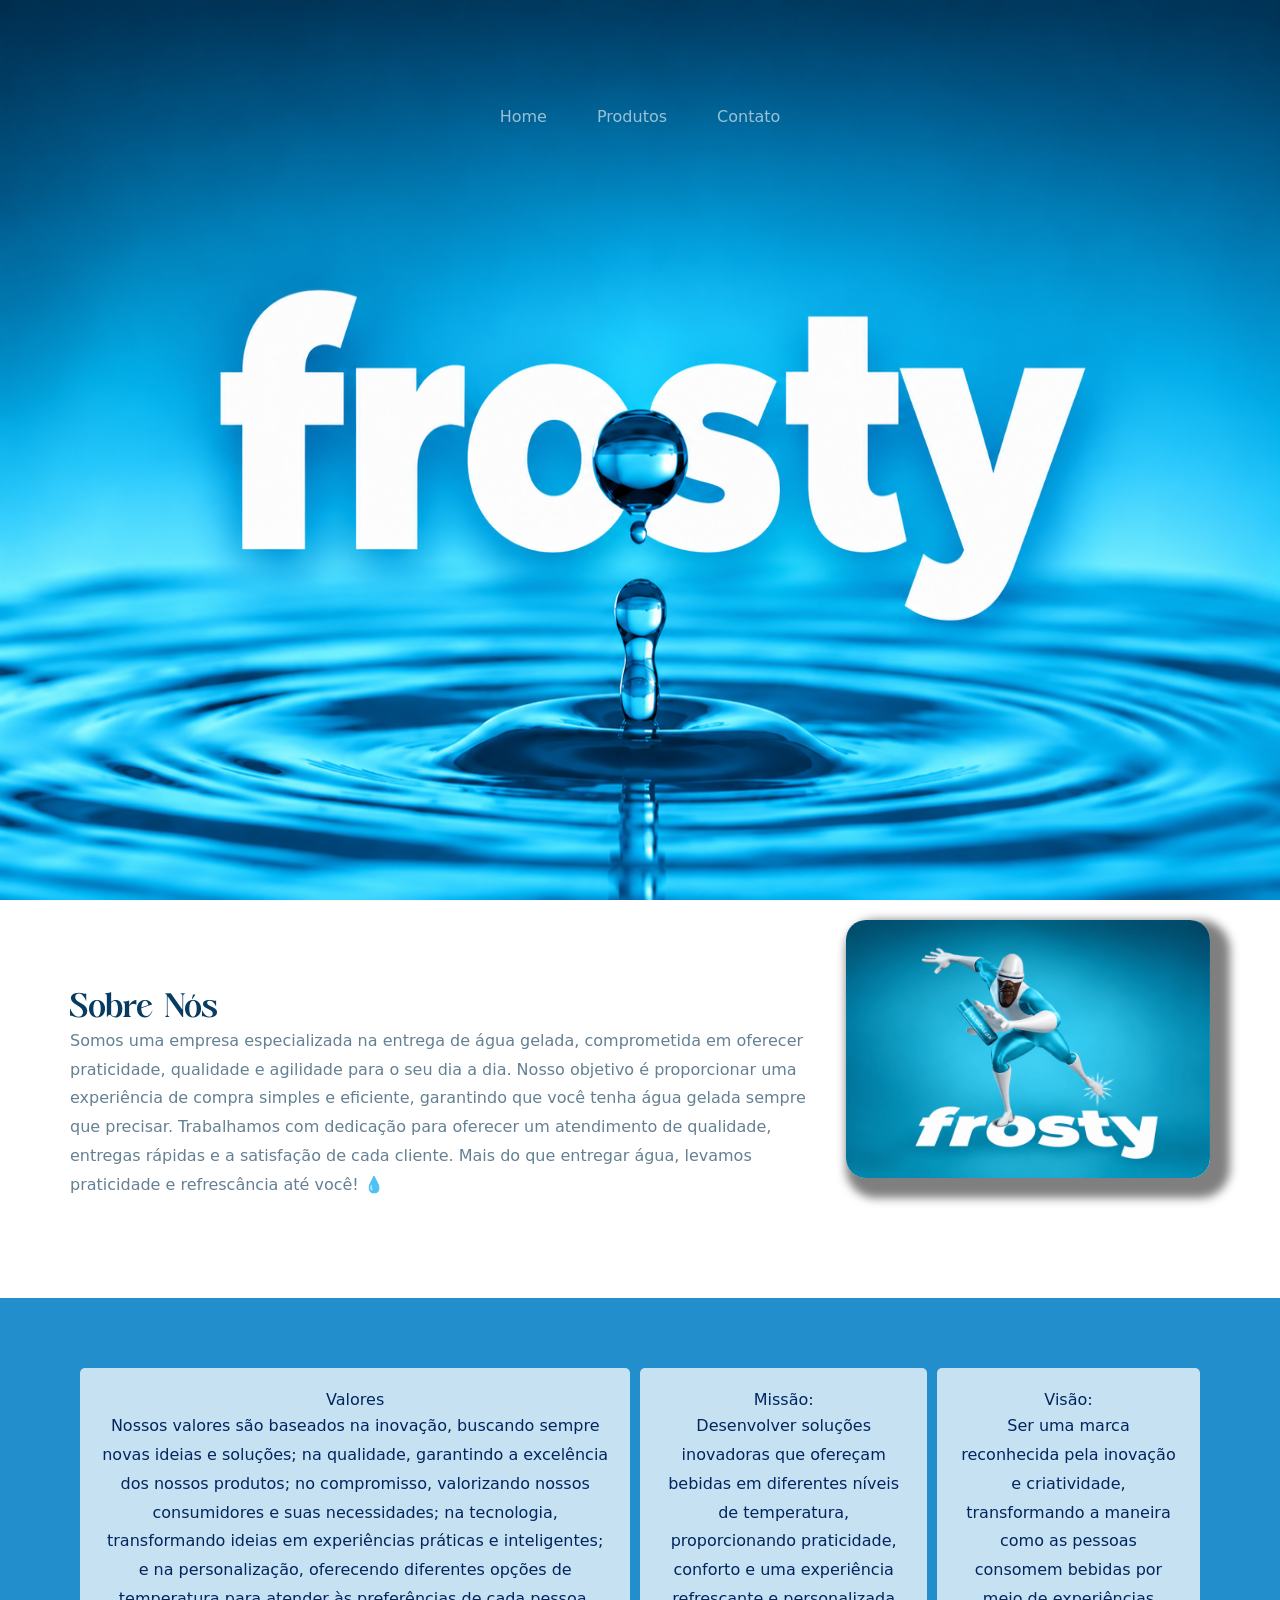
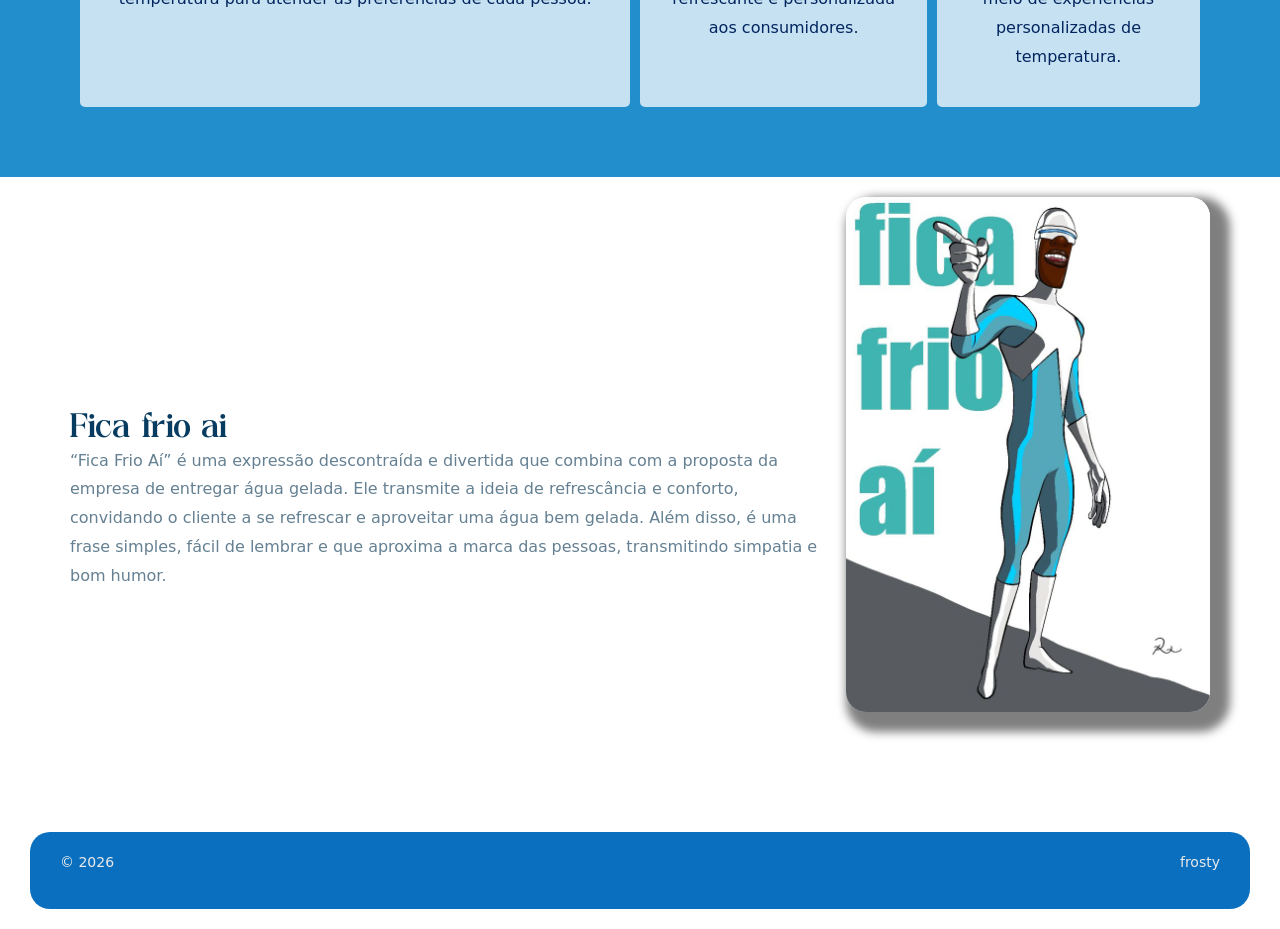
<file: index.html>
<!DOCTYPE html>
<html lang="pt-br">

<head>
    <meta charset="UTF-8">
    <meta name="viewport" content="width=device-width, initial-scale=1.0">
    
    <link href="https://cdn.jsdelivr.net/npm/bootstrap@5.3.8/dist/css/bootstrap.min.css" rel="stylesheet">
    <title>Frosty</title>
    <link rel="stylesheet" href="./style/style.css">
</head>

<body>
    <header>
        <div class="banner">
            <img id="principal" src="./img/fotoprincipal.png" alt="Frosty">
            <div class="texto">
                <nav>
                    <a class="caixa-menu" href="index.html">Home</a>
                    <a class="caixa-menu" href="./pages/prodcs.html">Produtos</a>
                    <a class="caixa-menu" href="./pages/contato.html">Contato</a>
                </nav>
            </div>
        </div>

    </header>

    <main>
        <section class="sobre container">

            <div class="row align-items-center">
                <div class="col-md-8">
                    <h2 class="transi">Sobre Nós</h2>
                    <p class="transi">
                        Somos uma empresa especializada na entrega de água gelada,
                        comprometida em oferecer praticidade, qualidade e agilidade
                        para o seu dia a dia.

                        Nosso objetivo é proporcionar uma experiência de compra
                        simples e eficiente, garantindo que você tenha água gelada
                        sempre que precisar.

                        Trabalhamos com dedicação para oferecer um atendimento
                        de qualidade, entregas rápidas e a satisfação de cada cliente.

                        Mais do que entregar água, levamos praticidade e
                        refrescância até você! 💧
                    </p>
                </div>

                <div class="col-md-4">
                    <img id="gelado" class="transi img-fluid" src="./img/icefrioai.png" alt="Mascote Frosty">
                </div>
            </div>
        </section>

        <section class="institucional">

            <div class="container">
                <div class="item transi">Valores
                    <p id="para">
                        Nossos valores são baseados na inovação, buscando sempre novas ideias e soluções; na qualidade,
                        garantindo a
                        excelência dos nossos produtos; no compromisso, valorizando nossos consumidores e suas
                        necessidades; na
                        tecnologia, transformando ideias em experiências práticas e inteligentes; e na personalização,
                        oferecendo
                        diferentes opções de temperatura para atender às preferências de cada pessoa.
                    </p>
                </div>

                <div class="item transi">Missão:
                    <p id="para">
                        Desenvolver soluções inovadoras que ofereçam bebidas em diferentes níveis de temperatura,
                        proporcionando
                        praticidade, conforto e uma experiência refrescante e personalizada aos consumidores.
                    </p>
                </div>

                <div class="item transi">Visão:
                    <p id="para">
                        Ser uma marca reconhecida pela inovação e criatividade, transformando a maneira como as pessoas
                        consomem bebidas
                        por meio de experiências personalizadas de temperatura.
                    </p>
                </div>
            </div>
        </section>

        <section class="sobre container">
            <div class="row align-items-center">
                <div class="col-md-8">
                    <div id="text">
                        <h2 class="transi">Fica frio ai</h2>
                        <p class="transi">
                            “Fica Frio Aí” é uma expressão descontraída e divertida que combina com a proposta da
                            empresa de entregar água gelada. Ele transmite a ideia de refrescância e conforto,
                            convidando o
                            cliente a se refrescar e aproveitar uma água bem gelada. Além disso, é uma frase simples,
                            fácil
                            de lembrar e que aproxima a marca das pessoas, transmitindo simpatia e bom humor.
                        </p>
                    </div>
                </div>
                <div class="col-md-4">
                    <img id="gelado" class="transi img-fluid" src="./img/gela.jpg" alt="Mascote Frosty">
                </div>
            </div>
        </section>
    </main>

    <footer class="footer">
        <p>&copy; 2026</p>
        <p>frosty</p>
    </footer>

</body>
</html>
</file>
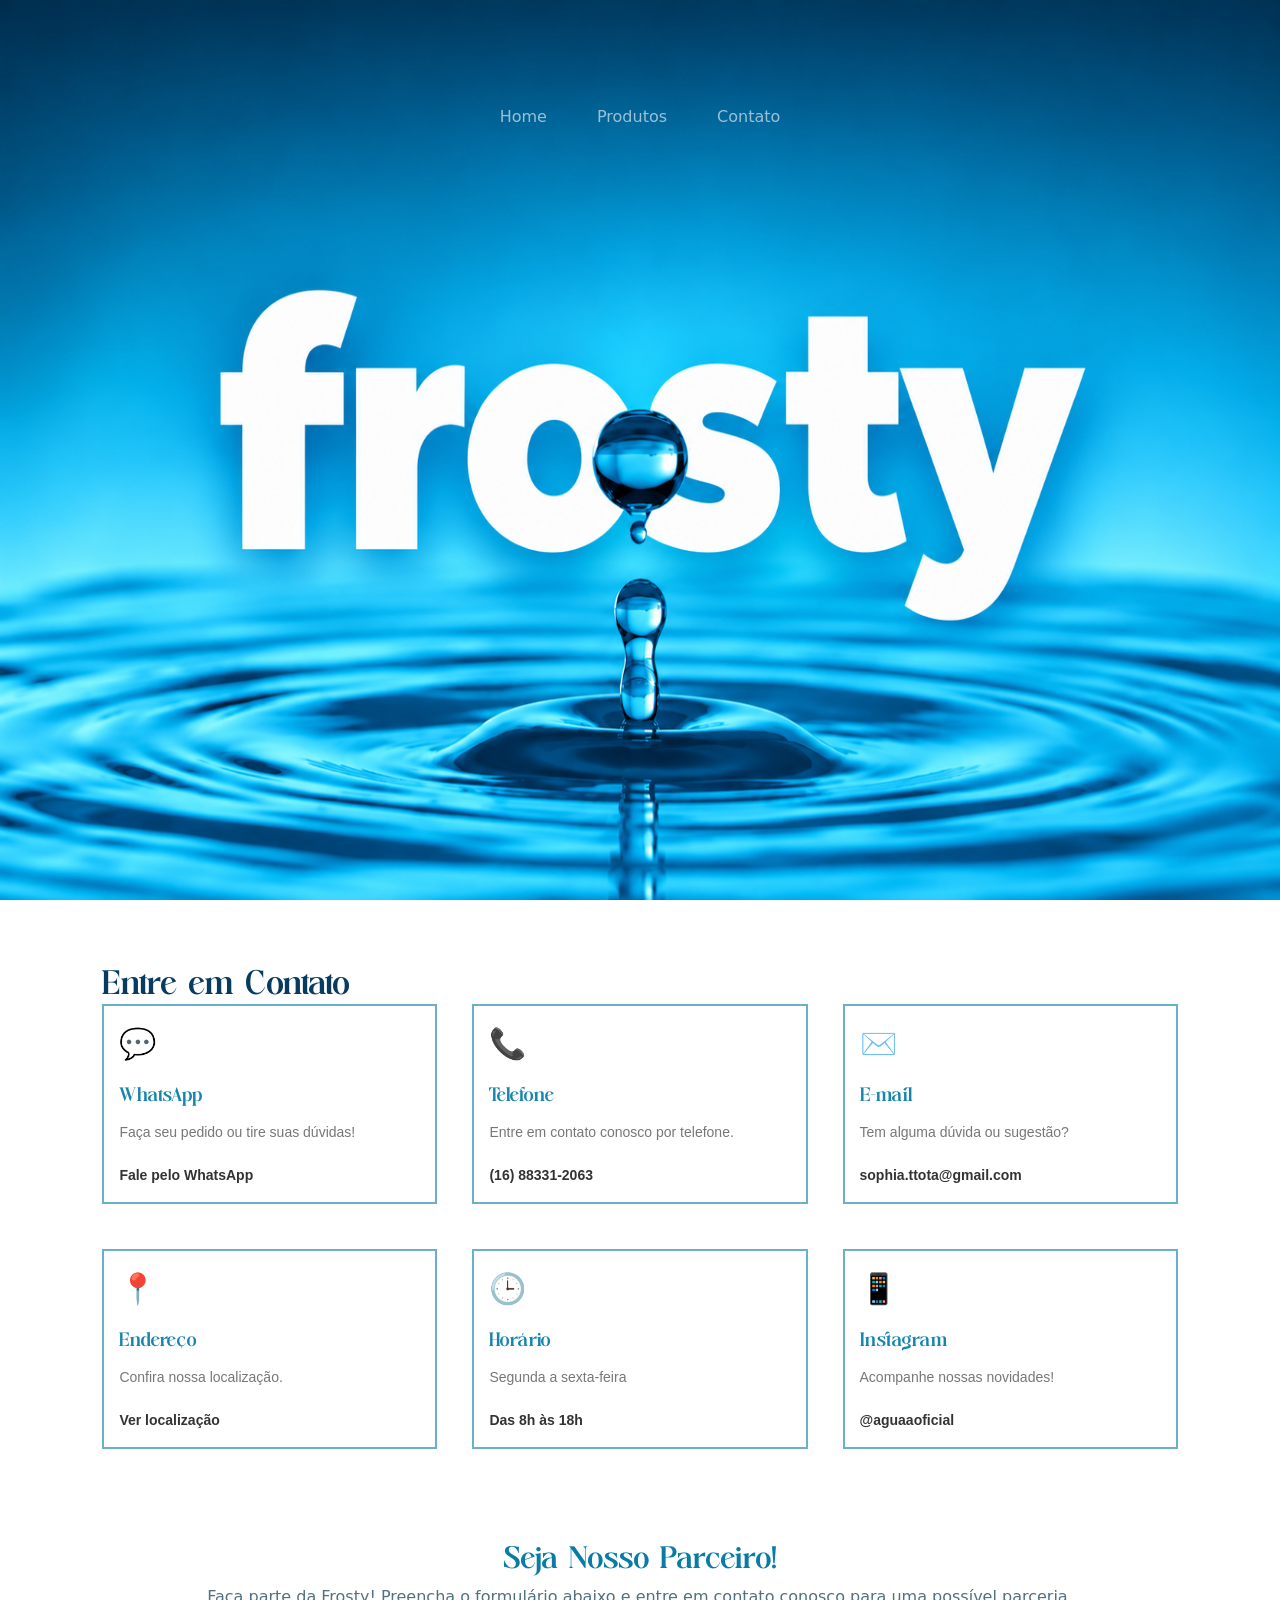
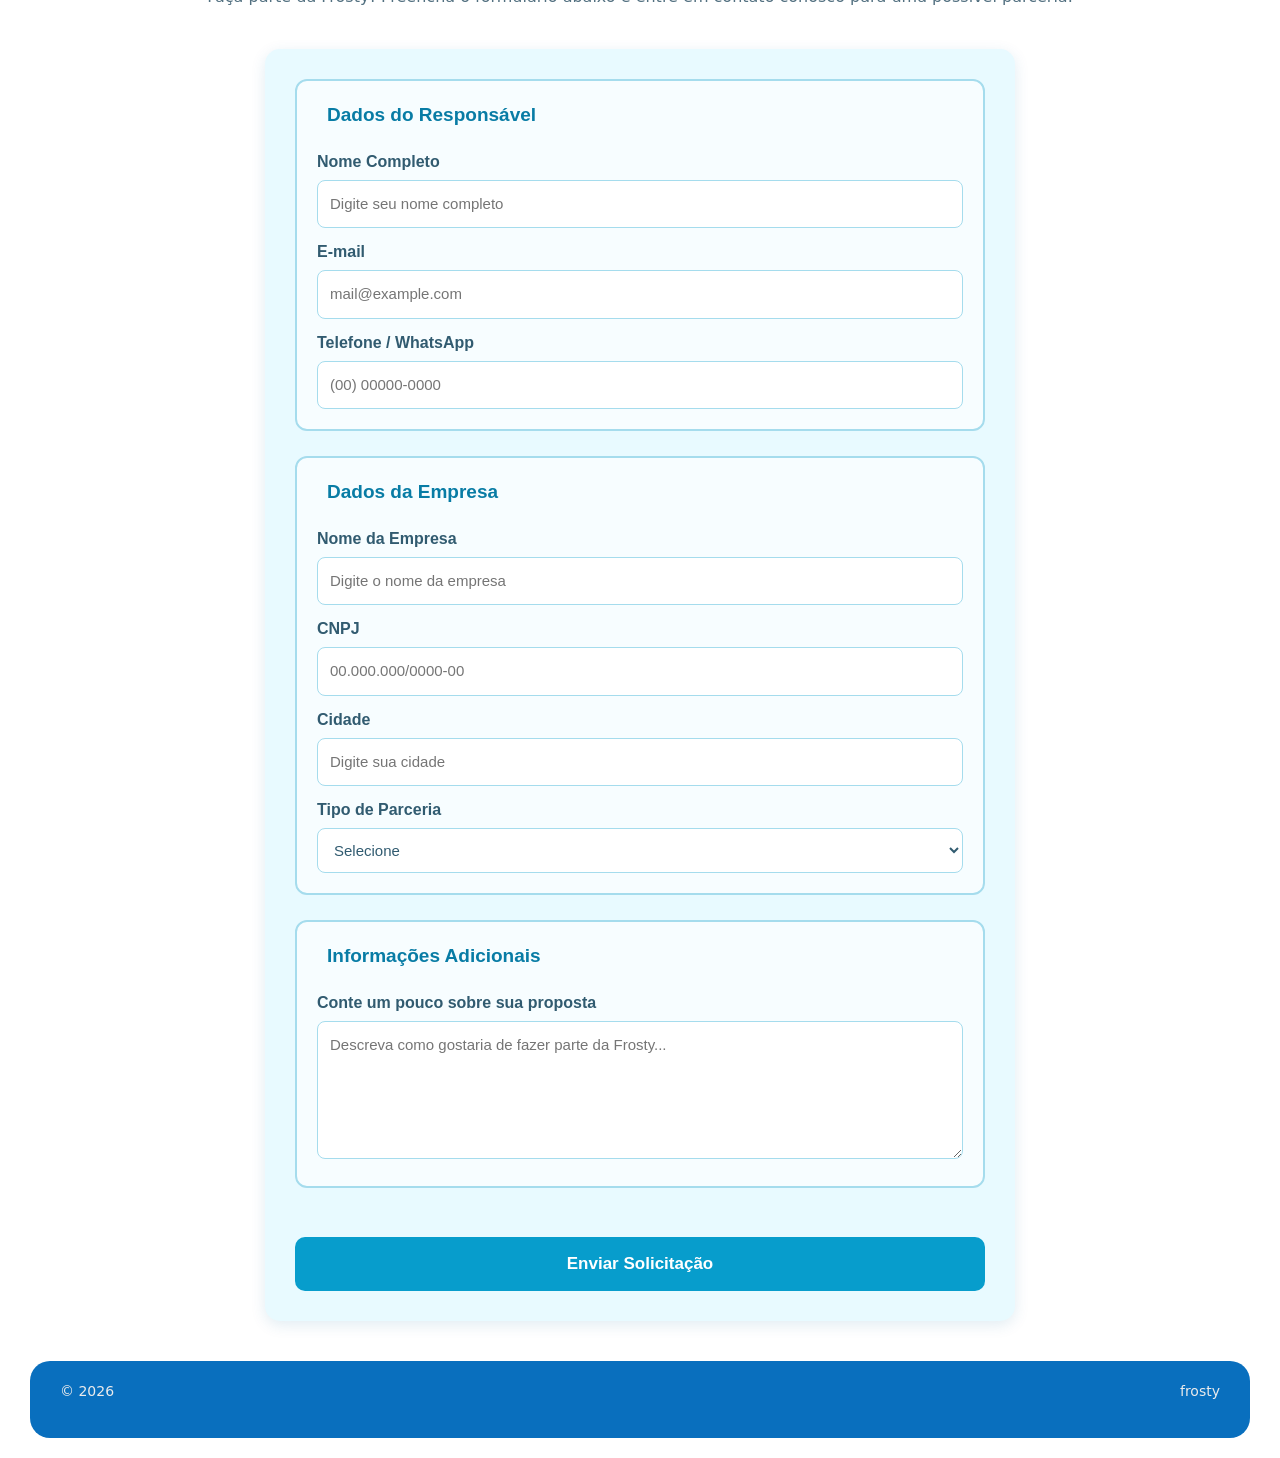
<file: pages/contato.html>
<!DOCTYPE html>
<html lang="pt-br">

<head>
    <meta charset="UTF-8">
    <meta name="viewport" content="width=device-width, initial-scale=1.0">

    <link href="https://cdn.jsdelivr.net/npm/bootstrap@5.3.8/dist/css/bootstrap.min.css" rel="stylesheet">
    <title>Frosty</title>

    <link rel="stylesheet" href="../style/style.css">
    <link rel="stylesheet" href="../style/style-cont.css">
</head>

<body>

    <header>

        <div class="banner">

            <img id="principal" src="../img/fotoprincipal.png" alt="Frosty">

            <div class="texto">

                <nav>
                    <a class="caixa-menu" href="../index.html">Home</a>
                    <a class="caixa-menu" href="../pages/prodcs.html">Produtos</a>
                    <a class="caixa-menu" href="../pages/contato.html">Contato</a>
                </nav>
            </div>
        </div>
    </header>
    <main>



        <section class="contato">
            <h2>Entre em Contato</h2>

            <div class="contato-container">

                <div class="contato-item">
                    <span class="icone">💬</span>
                    <h2>WhatsApp</h2>
                    <p>Faça seu pedido ou tire suas dúvidas!</p>
                    <a href="https://wa.me/5516883312063" target="_blank">
                        Fale pelo WhatsApp
                    </a>
                </div>

                <div class="contato-item">
                    <span class="icone">📞</span>
                    <h2>Telefone</h2>
                    <p>Entre em contato conosco por telefone.</p>
                    <a href="tel:16883312063">
                        (16) 88331-2063
                    </a>
                </div>

                <div class="contato-item">
                    <span class="icone">✉️</span>
                    <h2>E-mail</h2>
                    <p>Tem alguma dúvida ou sugestão?</p>
                    <a href="mailto:sophia.ttota@gmail.com">
                        sophia.ttota@gmail.com
                    </a>
                </div>

                <div class="contato-item">
                    <span class="icone">📍</span>
                    <h2>Endereço</h2>
                    <p>Confira nossa localização.</p>
                    <a href="https://share.google/FeoEKi3tusn4iR74w" target="_blank">
                        Ver localização
                    </a>
                </div>

                <div class="contato-item">
                    <span class="icone">🕒</span>
                    <h2>Horário</h2>
                    <p>Segunda a sexta-feira</p>
                    <strong>Das 8h às 18h</strong>
                </div>

                <div class="contato-item">
                    <span class="icone">📱</span>
                    <h2>Instagram</h2>
                    <p>Acompanhe nossas novidades!</p>
                    <a href="https://www.instagram.com/aguaaoficial/" target="_blank">
                        @aguaaoficial
                    </a>
                </div>

            </div>
        </section>

        <h2>Seja Nosso Parceiro!</h2>
        <p>Faça parte da Frosty! Preencha o formulário abaixo e entre em contato conosco para uma possível parceria.</p>

        <form>
            <fieldset>
                <legend>Dados do Responsável</legend>

                <label for="nome">Nome Completo</label>
                <input type="text" id="nome" placeholder="Digite seu nome completo" required>
                <br>

                <label for="email">E-mail</label>
                <input type="email" id="email" placeholder="mail@example.com" required>
                <br>

                <label for="telefone">Telefone / WhatsApp</label>
                <input type="tel" id="telefone" placeholder="(00) 00000-0000" required>
                <br>
            </fieldset>

            <fieldset>
                <legend>Dados da Empresa</legend>

                <label for="empresa">Nome da Empresa</label>
                <input type="text" id="empresa" placeholder="Digite o nome da empresa" required>
                <br>

                <label for="cnpj">CNPJ</label>
                <input type="text" id="cnpj" placeholder="00.000.000/0000-00">
                <br>


                <label for="cidade">Cidade</label>
                <input type="text" id="cidade" placeholder="Digite sua cidade" required>
                <br>

                <label for="interesse">Tipo de Parceria</label>
                <select id="interesse" name="interesse" required>
                    <option value="">Selecione</option>
                    <option value="revenda">Revenda de produtos</option>
                    <option value="fornecimento">Fornecimento de água</option>
                    <option value="distribuicao">Distribuição</option>
                    <option value="outro">Outros</option>
                </select>
                <br>
            </fieldset>

            <fieldset>
                <legend>Informações Adicionais</legend>

                <label for="mensagem">Conte um pouco sobre sua proposta</label>
                <br>
                <textarea id="mensagem" rows="5" cols="40"
                    placeholder="Descreva como gostaria de fazer parte da Frosty..."></textarea>
                <br>
            </fieldset>

            <br>
            <button type="submit">Enviar Solicitação</button>
        </form>


    </main>
    <footer class="footer">
        <p>&copy; 2026</p>
        <p>frosty</p>
    </footer>
</body>

</html>
</file>
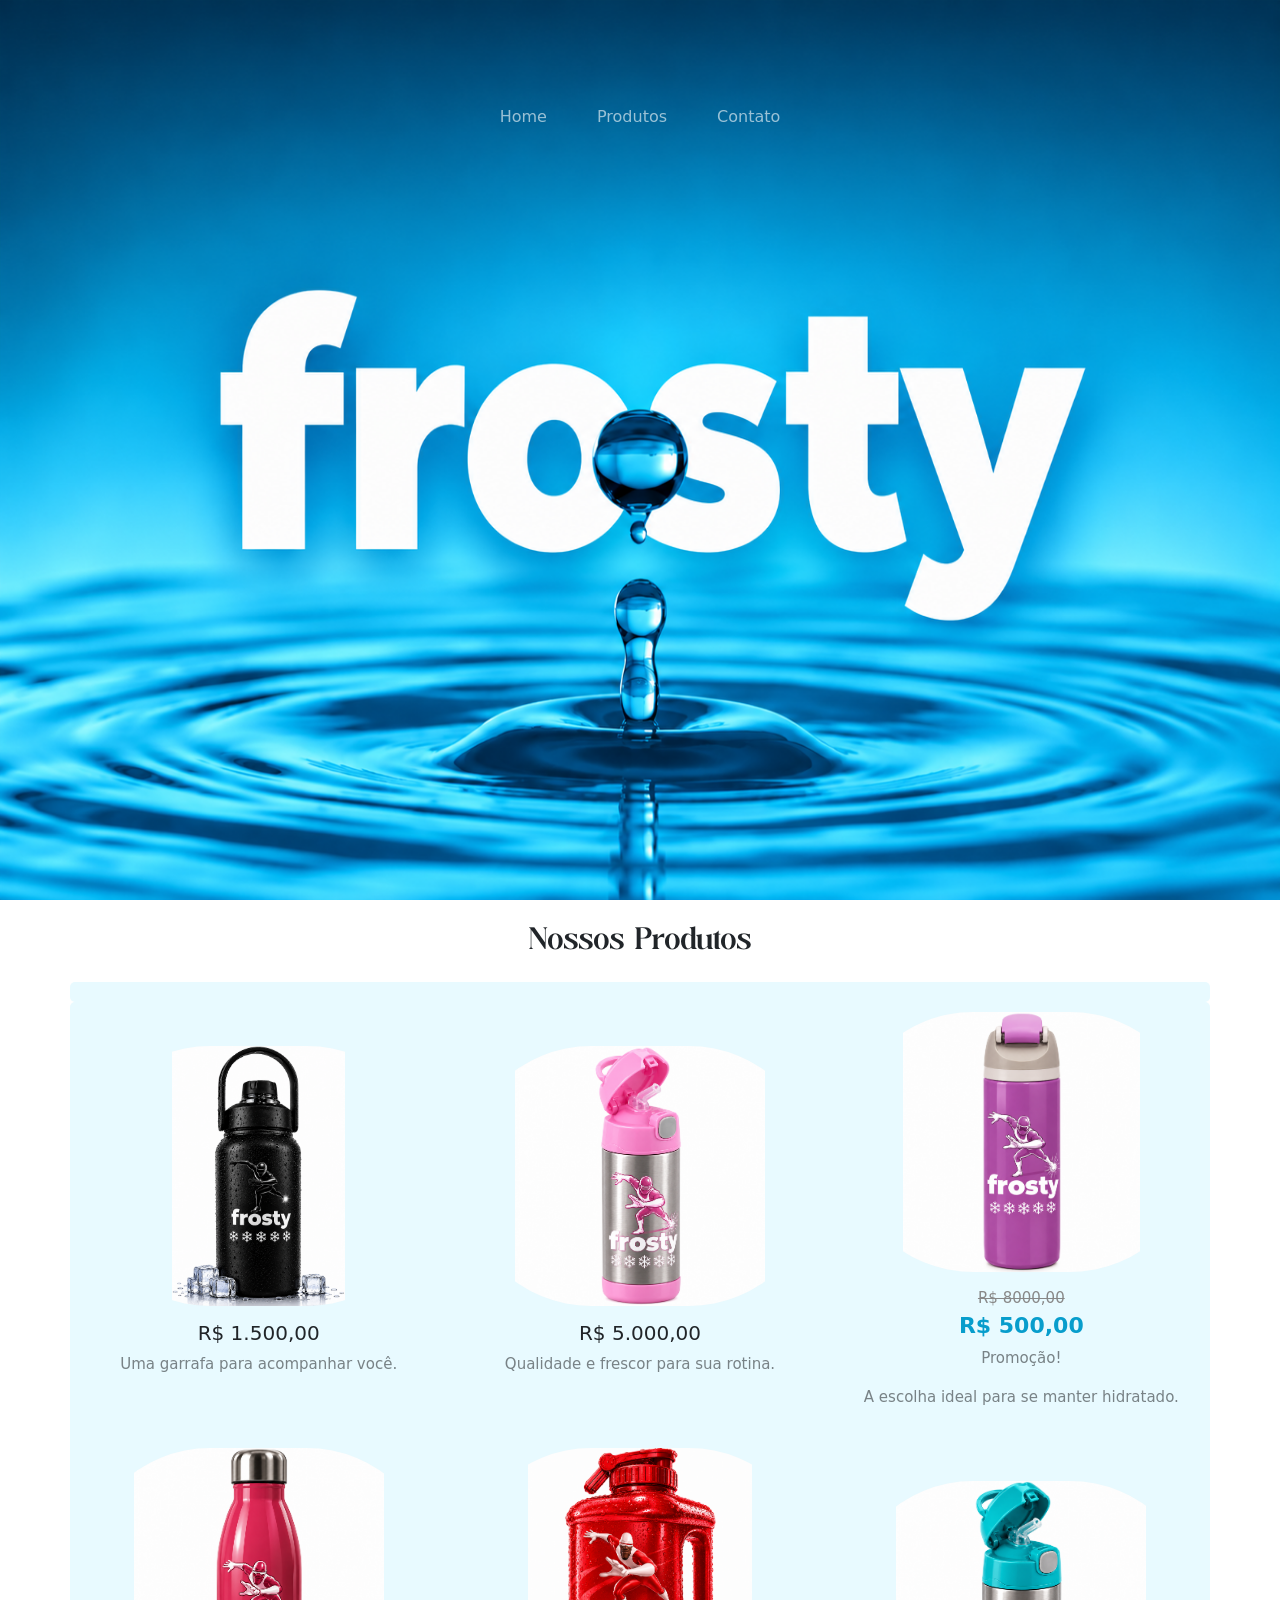
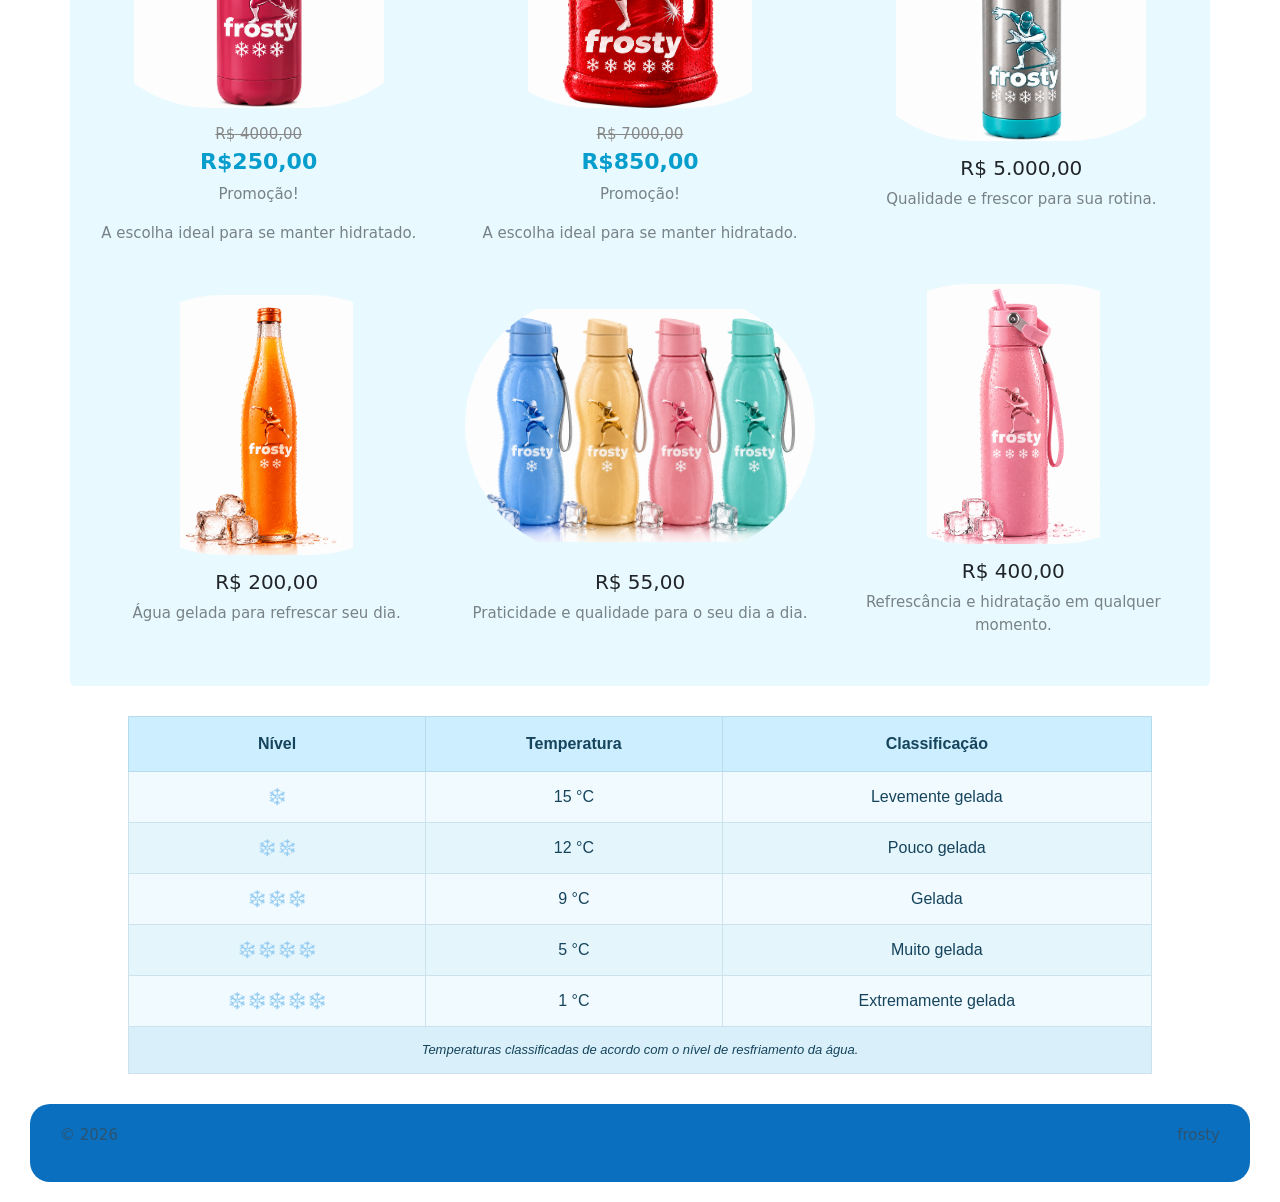
<file: pages/prodcs.html>
<!DOCTYPE html>
<html lang="pt-br">

<head>
    <meta charset="UTF-8">
    <meta name="viewport" content="width=device-width, initial-scale=1.0">

    <link href="https://cdn.jsdelivr.net/npm/bootstrap@5.3.8/dist/css/bootstrap.min.css" rel="stylesheet">

    <title>Frosty</title>

    <link rel="stylesheet" href="../style/style.css">
    <link rel="stylesheet" href="../style/style-prod.css">

</head>

<body>
    <header>
        <div class="banner">
            <img id="principal" src="../img/fotoprincipal.png" alt="Frosty">

            <div class="texto">
                <nav>
                    <a class="caixa-menu" href="../index.html">Home</a>
                    <a class="caixa-menu" href="../pages/prodcs.html">Produtos</a>
                    <a class="caixa-menu" href="../pages/contato.html">Contato</a>
                </nav>
            </div>
        </div>
    </header>

    <main>
        <h2 class="text-center mb-4">Nossos Produtos</h2>
        <div class="container">
        </div>
        <div class="container">
            <div class="row justify-content-center align-items-center">
                <div class="col-12 col-md-4 text-center mb-4">

                    <div class="produto-imagem">
                        <img src="../img/Garrafa Frosty com Mascote Corredor.png" alt="Garrafa Frosty">
                    </div>
                    <h5>R$ 1.500,00</h5>
                    <p>Uma garrafa para acompanhar você.</p>
                </div>

                <div class="col-12 col-md-4 text-center mb-4">

                    <div class="produto-imagem">
                        <img src="../img/infal.png" alt="Produto 5">
                    </div>
                    <h5>R$ 5.000,00</h5>
                    <p>Qualidade e frescor para sua rotina.</p>
                </div>

                <div class="col-12 col-md-4 text-center mb-4">
                    <div class="produto-imagem">
                        <img src="../img/kkii.png" alt="Produto 6">
                    </div>
                    <p class="preco-antigo">R$ 8000,00</p>
                    <h5 class="preco-promocional">R$ 500,00</h5>
                    <p>Promoção!</p>
                    <p>A escolha ideal para se manter hidratado.</p>

                </div>

                <div class="col-12 col-md-4 text-center mb-4">
                    <div class="produto-imagem">
                        <img src="../img/FIL.png" alt="Produto 6">
                    </div>
                    <p class="preco-antigo">R$ 4000,00</p>
                    <h5 class="preco-promocional">R$250,00</h5>
                    <p>Promoção!</p>
                    <p>A escolha ideal para se manter hidratado.</p>
                </div>

                <div class="col-12 col-md-4 text-center mb-4">
                    <div class="produto-imagem">
                        <img src="../img/del.png" alt="Produto 6">
                    </div>
                    <p class="preco-antigo">R$ 7000,00</p>
                    <h5 class="preco-promocional">R$850,00</h5>
                    <p>Promoção!</p>
                    <p>A escolha ideal para se manter hidratado.</p>

                </div>
                <div class="col-12 col-md-4 text-center mb-4">
                    <div class="produto-imagem">
                        <img src="../img/GELO.png " alt="Produto 5">
                    </div>
                    <h5>R$ 5.000,00</h5>
                    <p>Qualidade e frescor para sua rotina.</p>

                </div>
                 <div class="row justify-content-center align-items-center">
                <div class="col-12 col-md-4 text-center mb-4">
                    <div class="produto-imagem">
                        <img src="../img/ga.png" alt="Produto 1">
                    </div>
                    <h5>R$ 200,00</h5>
                    <p>Água gelada para refrescar seu dia.</p>
                </div>


                <div class="col-12 col-md-4 text-center mb-4">

                    <div class="produto-imagem">
                        <img src="../img/ra.png" alt="Produto 2">
                    </div>
                    <h5>R$ 55,00</h5>
                    <p>Praticidade e qualidade para o seu dia a dia.</p>
                </div>


                <div class="col-12 col-md-4 text-center mb-4">
                    <div class="produto-imagem">
                        <img src="../img/fa.png" alt="Produto 3">
                    </div>
                    <h5>R$ 400,00</h5>
                    <p>Refrescância e hidratação em qualquer momento.</p>

                </div>
            </div>
            </div>
        </div>

        <table>
            <thead>
                <tr>
                    <th>Nível</th>
                    <th>Temperatura</th>
                    <th>Classificação</th>
                </tr>
            </thead>

            <tbody>

                <tr>
                    <td>❄️</td>
                    <td>15 °C</td>
                    <td>Levemente gelada</td>
                </tr>

                <tr>
                    <td>❄️❄️</td>
                    <td>12 °C</td>
                    <td>Pouco gelada</td>
                </tr>

                <tr>
                    <td>❄️❄️❄️</td>
                    <td>9 °C</td>
                    <td>Gelada</td>
                </tr>

                <tr>
                    <td>❄️❄️❄️❄️</td>
                    <td>5 °C</td>
                    <td>Muito gelada</td>
                </tr>

                <tr>
                    <td>❄️❄️❄️❄️❄️</td>
                    <td>1 °C</td>
                    <td>Extremamente gelada</td>
                </tr>

            </tbody>
            <tfoot>
                <tr>
                    <td colspan="3">
                        Temperaturas classificadas de acordo com o nível de resfriamento da água.
                    </td>
                </tr>
            </tfoot>
        </table>
    </main>

    <footer class="footer">

        <p>&copy; 2026</p>
        <p>frosty</p>

    </footer>

</body>
</html>
</file>
<file: style/style.css>
@font-face {
    font-family: adjust_smile;
    src: url(../fonts/adjust_smile/Adjust\ Smile\ DEMO\ VERSION.otf) format(truetype);
}

* {
    margin: 0;
    padding: 0;
    box-sizing: border-box;
}

body {
    margin: 0;
    padding: 0;
    overflow-x: hidden;
    background-color: #ffffff;
}

#principal {
    width: 100%;
    min-height: 100vh;
}

#gelado {
    width: 70%;
    min-height: 60%;
    display: inline-block;
    border-radius: 20px;
    box-shadow: 10px 10px 10px 10px rgba(0, 0, 0, 0.502);
    margin-bottom: 100px;
    transition: 0.3s;
}

.transi:hover {
    transition: 0.3s;
    transform: translateY(-5px) scale(1.02);
}

.banner {
    position: relative;
}

.texto {
    position: absolute;
    top: 13%;
    left: 50%;
    transform: translate(-50%, -50%);
}

nav {
    display: flex;
    justify-content: center;
    align-items: center;
    gap: 40px;
}

.caixa-menu {
    display: inline-block;
    padding: 8px 5px;

    text-decoration: none;
    color: rgba(255, 255, 255, 0.60);
    background: transparent;

    border: none;
    outline: none;
    box-shadow: none;

    transition: color 0.4s ease;
}

.caixa-menu:hover {
    color: #ffffff;
    background: transparent;
    border: none;
    outline: none;
    box-shadow: none;
}

section {
    padding-top: 16px;
    padding-bottom: 4px;
}

.subtitulo {
    color: #079dcc;
    font-size: 13px;
    font-weight: bold;
    letter-spacing: 2px;
}

section p {
    color: #648092;
    font-size: 16px;
    line-height: 1.8;
}

.imagem-secao {
    width: 100%;
    height: 350px;
    object-fit: cover;
    border-radius: 15px;
    transition: transform 0.4s ease;
}

.imagem-secao:hover {
    transform: scale(1.03);
}

.caixa {
    background: #cdeffd;
    color: #3d5a80;
    font-weight: bold;
    font-size: 18px;
    border-radius: 20px;
    box-shadow: 0 4px 12px rgba(0, 0, 0, 0.06);
    transition: 0.3s;

    display: grid;
    place-items: center;
}

.alta {
    grid-row: span 2;
    background-color: rgb(143, 219, 143);
    color: green;
}

.sobre-container {
    display: flex;
    align-items: center;
    justify-content: space-between;

}

.sobre-container p {
    flex: 1;
}

#gelado {
    width: 100%;
    height: -4px;
}

section h2 {
    color: #073c60;
    font-size: 35px;
    text-align: left;
    margin: 0 0 0px 0;
    padding-top: 2px;
}

.container {
    display: flex;


    padding: 10px;
    gap: 10px;
    border-radius: 5px;
}

.item {
    background: #ffffffbd;
    color: rgb(3, 37, 95);
    padding: 20px;
    text-align: center;
    border-radius: 5px;
}

#para {
    color: rgb(3, 37, 95);
}


.sobre {
    padding: 20px 0;
}


.institucional {
    background-color: #228ecc;
    padding: 60px 0;
}

.caixa {
    background-color: #2588c2;

    border-radius: 15px;
    text-align: center;
    min-height: 350px;
}

.caixa h3 {
    margin-bottom: 15px;
}

h2 {
    font-family: adjust_smile;
}

.footer {
    display: flex;
    justify-content: space-between;
    padding: 20px 30px;
    margin: 0 30px 20px;
    background-color: #096fbe;
    color: #ebebec;
    border-radius: 20px;
    font-size: 14px;
}
</file>
<file: style/style-cont.css>
.contato {
    padding: 60px 8%;
    background-color: #ffffff;
    text-align: center;
    font-family: Arial, sans-serif;
    border-radius:20px black;
}

.contato h1 {
    color: #087da5;
    font-size: 32px;
    margin-bottom: 45px;
}

.contato-container {
    max-width: 1100px;
    margin: 0 auto;

    display: grid;
    grid-template-columns: repeat(3, 1fr);
    gap: 45px 35px;
}

.contato-item {
    text-align: left;
    padding: 15px;
    border: 2px solid #1685ada4;
}

.icone {
    font-size: 30px;
    display: block;
    margin-bottom: 15px;
}

.contato-item h2 {
    color: #1685ad;
    font-size: 20px;
    margin-bottom: 15px;
}

.contato-item p {
    color: #777777;
    font-size: 14px;
    line-height: 1.5;
    margin-bottom: 20px;
}

.contato-item a,
.contato-item strong {
    color: #333333;
    font-size: 14px;
    font-weight: bold;
    text-decoration: none;
}

.contato-item a:hover {
    color: #1685ad;
    text-decoration: underline;
}


.footer{
    display: flex;
    justify-content: space-between;
    padding: 20px 30px;
    margin: 0 30px 20px;
    background-color: #096fbe;
    color: #ffffff;
    border-radius: 20px;
    font-size: 14px;
}

form {
    max-width: 750px;
    margin: 40px auto;
    padding: 30px;
    background: #e8faff;
    border-radius: 15px;
    box-shadow: 0 4px 15px rgba(0, 100, 150, 0.12);
    font-family: Arial, sans-serif;
}


h2 {
    text-align: center;
    color: #087ca5;
    margin-top: 30px;
}

main > p {
    text-align: center;
    color: #527080;
}

fieldset {
    border: 2px solid #a5dced;
    border-radius: 12px;
    padding: 20px;
    margin-bottom: 25px;
    background: #f7fdff;
}

legend {
    color: #087ca5;
    font-size: 19px;
    font-weight: bold;
    padding: 0 10px;
}

label {
    display: inline-block;
    color: #315b70;
    font-weight: bold;
    margin: 12px 0 6px;
}

input,
select,
textarea {
    width: 100%;
    padding: 12px;
    border: 1px solid #a5dced;
    border-radius: 8px;
    background: #ffffff;
    color: #315b70;
    font-size: 15px;
    outline: none;
    box-sizing: border-box;
    transition: 0.3s;
}


input:focus,
select:focus,
textarea:focus {
    border-color: #079dcc;
    box-shadow: 0 0 6px rgba(7, 157, 204, 0.25);
}


textarea {
    resize: vertical;
}


button {
    width: 100%;
    padding: 14px;
    background: #079dcc;
    color: white;
    border: none;
    border-radius: 10px;
    font-size: 17px;
    font-weight: bold;
    cursor: pointer;
    transition: 0.3s;
}

button:hover {
    background: #067da5;
    transform: translateY(-2px);
}

.footer{
    display: flex;
    justify-content: space-between;
    padding: 20px 30px;
    margin: 0 30px 20px;
    background-color: #096fbe;
    color: #ffffff;
    border-radius: 20px;
    font-size: 14px;
}

.footer {
    display: flex;
    justify-content: space-between;
    padding: 20px 30px;
    margin: 0 30px 20px;
    background-color: #096fbe;
    color: #ebebec;
    border-radius: 20px;
    font-size: 14px;
}
</file>
<file: style/style-prod.css>
.item {
    background: #079dcc;
    color: rgb(255, 255, 255);
    padding: 20px;
    text-align: center;
    border-radius: 5px;
}

.container {
    display: flex;
    background: #e8faff;
    padding: 10px;
    gap: 10px;
    border-radius: 5px;
}

.flexivel .item {
    flex: 1;
}

.caixa{
    background: #cdeffd;
    color: #3d5a80;
    font-weight: bold;
    font-size: 18px;
    border-radius: 20px;
    box-shadow: 0 4px 12px rgba(0, 0, 0, 0.06);
    transition: 0.3s;

    display: grid;
    place-items: center;
}

.alta{
    grid-row: span 2;
    background-color: rgb(143, 219, 143);
    color: green;
}

.container img {
    width: 100%;
    height: 250px;
    object-fit: cover;
    border-radius: 10px;
}

h2{
    margin-top: 20px;
}

p{
    text-align: center;
    font-size: 20px;
}
 table {
    width: 80%;
    margin: 30px auto;
    border-collapse: collapse;
    background-color: #f0faff;
    text-align: center;
    font-family: Arial, sans-serif;
    color: #16445c;
}

caption {
    font-size: 22px;
    font-weight: bold;
    padding: 15px;
    color: #16445c;
}

th {
    background-color: #cceeff;
    padding: 15px;
    border: 1px solid #b5dceb;
}

td {
    padding: 13px;
    border: 1px solid #cce3ed;
}

tbody tr:nth-child(even) {
    background-color: #e4f5fc;
}

tbody tr:hover {
    background-color: #d3effa;
}

tfoot {
    background-color: #d9f0fa;
    font-size: 13px;
    font-style: italic;
}

p{
    font-size: 15px;
    color: #3f4548a9;
}

.footer{
    display: flex;
    justify-content: space-between;
    padding: 20px 30px;
    margin: 0 30px 20px;
    background-color: #096fbe;
    color: #ffffff;
    border-radius: 20px;
    font-size: 14px;
}

.produto-imagem {
    width: 100%;
    height: 260px;
    display: flex;
    align-items: center;
    justify-content: center;
    margin-bottom: 15px;
}

.produto-imagem img {
    width: 100%;
    height: 100%;
    object-fit: contain;
    border-radius: 600px;
    justify-content: center;
}

.preco-antigo {
    color: #888;
    text-decoration: line-through;
    font-size: 15px;
}

.preco-promocional {
    color: #079dcc;
    font-size: 22px;
    font-weight: bold;
}
.footer {
    display: flex;
    justify-content: space-between;
    padding: 20px 30px;
    margin: 0 30px 20px;
    background-color: #096fbe;
    color: #ebebec;
    border-radius: 20px;
    font-size: 14px;
}


.produto-imagem {
    width: 100%;
    height: 260px;
    display: flex;
    align-items: center;
    justify-content: center;
    margin-bottom: 15px;
}

.produto-imagem img {
    width: 100%;
    height: 100%;
    object-fit: contain;
}

.preco-antigo {
    color: #888;
    text-decoration: line-through;
    font-size: 15px;
    margin-bottom: 3px;
}

.preco-promocional {
    color: #079dcc;
    font-size: 22px;
    font-weight: bold;
}
</file>
